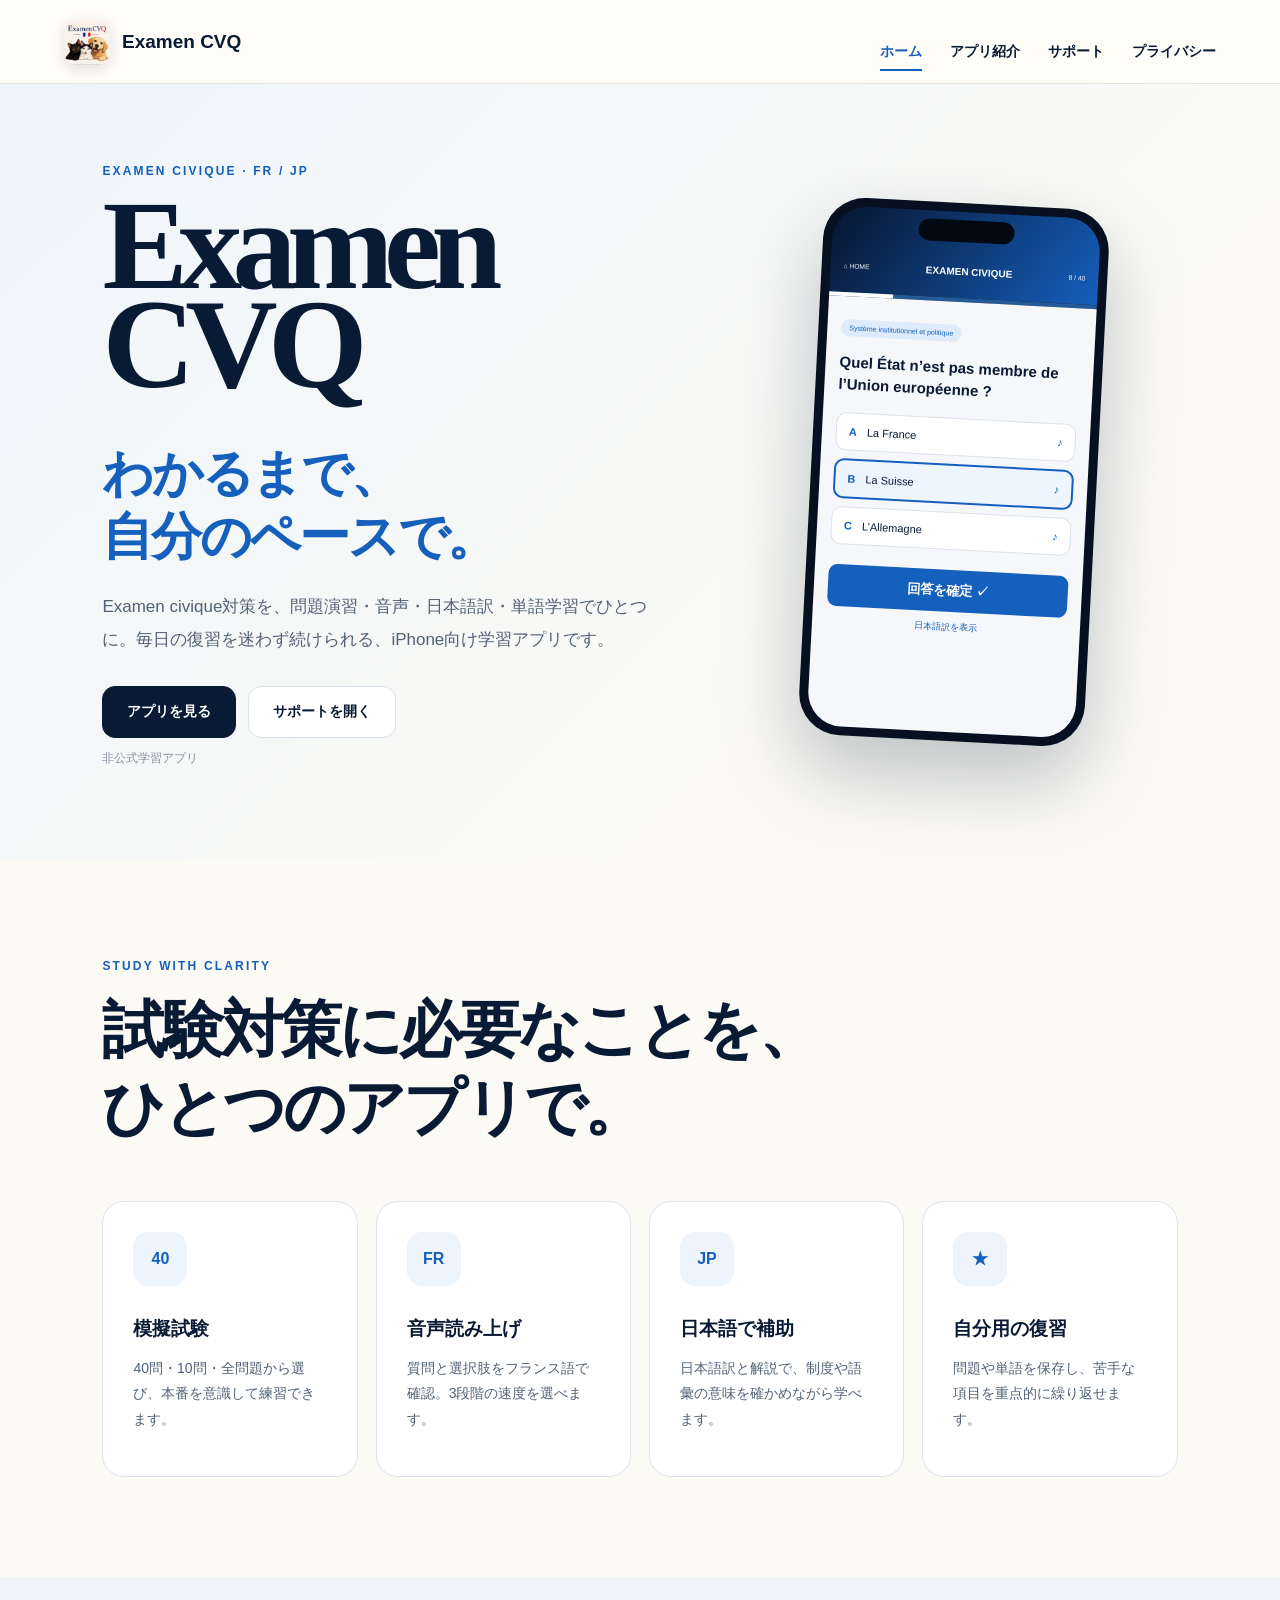
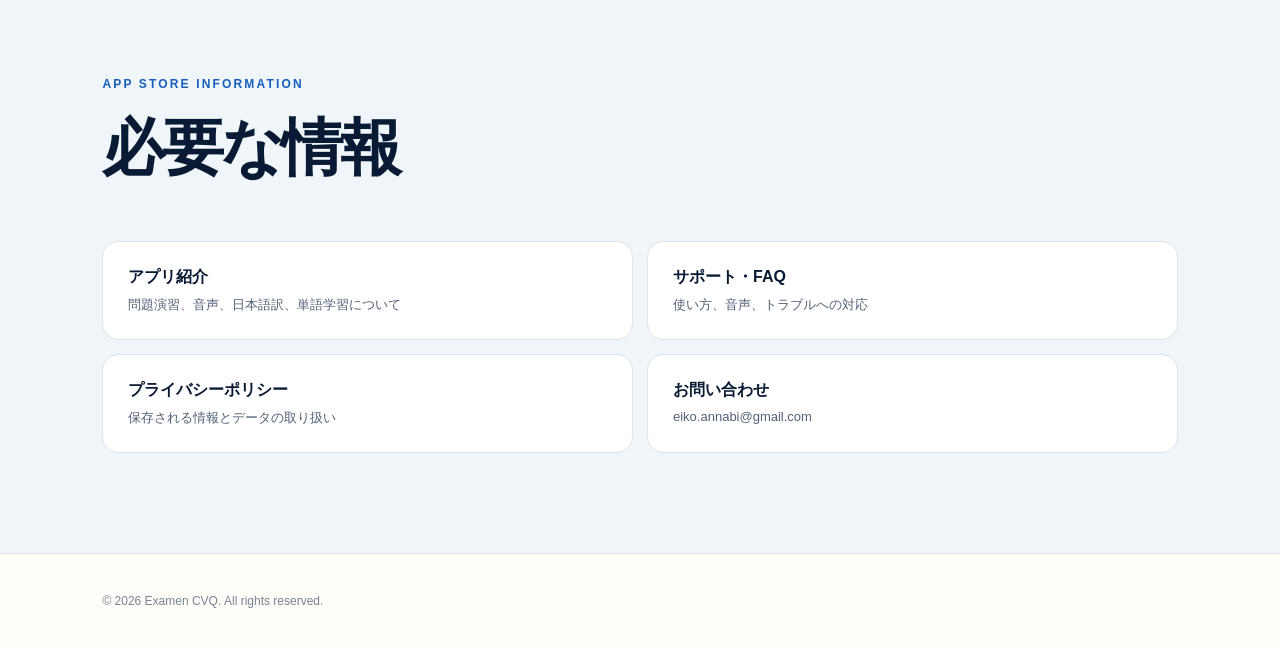
<file: index.html>
<!doctype html>
<html lang="ja"><head><meta charset="utf-8"><meta name="viewport" content="width=device-width,initial-scale=1"><title>Examen CVQ｜Examen civique 試験対策</title><meta name="description" content="Examen civiqueをフランス語と日本語で学べる、iPhone向け非公式試験対策アプリ。"><meta property="og:title" content="Examen CVQ"><meta property="og:description" content="わかるまで、自分のペースで。Examen civiqueをフランス語と日本語で。"><meta property="og:image" content="assets/og.png"><link rel="icon" href="assets/app-icon.png"><link rel="stylesheet" href="style.css"></head>
<body><header><a class="brand" href="index.html"><img src="assets/app-icon.png" alt=""><span>Examen CVQ</span></a><nav aria-label="メインメニュー"><a class="active" href="index.html">ホーム</a><a href="about.html">アプリ紹介</a><a href="support.html">サポート</a><a href="privacy.html">プライバシー</a></nav></header>
<section class="hero"><div class="hero-copy"><p class="eyebrow">EXAMEN CIVIQUE · FR / JP</p><h1>Examen<br>CVQ</h1><h2>わかるまで、<br>自分のペースで。</h2><p class="lead">Examen civique対策を、問題演習・音声・日本語訳・単語学習でひとつに。毎日の復習を迷わず続けられる、iPhone向け学習アプリです。</p><div class="buttons"><a class="button primary" href="about.html">アプリを見る</a><a class="button" href="support.html">サポートを開く</a></div><p class="unofficial">非公式学習アプリ</p></div><div class="phone-wrap" aria-label="アプリ画面のイメージ"><div class="phone"><div class="notch"></div><div class="appbar"><small>⌂ HOME</small><strong>EXAMEN CIVIQUE</strong><small>8 / 40</small></div><div class="progress"><i></i></div><div class="screen"><span class="tag">Système institutionnel et politique</span><h3>Quel État n’est pas membre de l’Union européenne ?</h3><div class="choice"><b>A</b><span>La France</span><em>♪</em></div><div class="choice selected"><b>B</b><span>La Suisse</span><em>♪</em></div><div class="choice"><b>C</b><span>L’Allemagne</span><em>♪</em></div><button>回答を確定 ✓</button><p>日本語訳を表示</p></div></div></div></section>
<main><section class="intro"><p class="eyebrow">STUDY WITH CLARITY</p><h2>試験対策に必要なことを、<br>ひとつのアプリで。</h2><div class="feature-grid"><article><span>40</span><h3>模擬試験</h3><p>40問・10問・全問題から選び、本番を意識して練習できます。</p></article><article><span>FR</span><h3>音声読み上げ</h3><p>質問と選択肢をフランス語で確認。3段階の速度を選べます。</p></article><article><span>JP</span><h3>日本語で補助</h3><p>日本語訳と解説で、制度や語彙の意味を確かめながら学べます。</p></article><article><span>★</span><h3>自分用の復習</h3><p>問題や単語を保存し、苦手な項目を重点的に繰り返せます。</p></article></div></section>
<section class="info-section"><p class="eyebrow">APP STORE INFORMATION</p><h2>必要な情報</h2><div class="link-grid"><a href="about.html"><strong>アプリ紹介</strong><span>問題演習、音声、日本語訳、単語学習について</span></a><a href="support.html"><strong>サポート・FAQ</strong><span>使い方、音声、トラブルへの対応</span></a><a href="privacy.html"><strong>プライバシーポリシー</strong><span>保存される情報とデータの取り扱い</span></a><a href="mailto:eiko.annabi@gmail.com?subject=Examen%20CVQ%20Support"><strong>お問い合わせ</strong><span>eiko.annabi@gmail.com</span></a></div></section></main>
<footer>© 2026 Examen CVQ. All rights reserved.</footer></body></html>
</file>
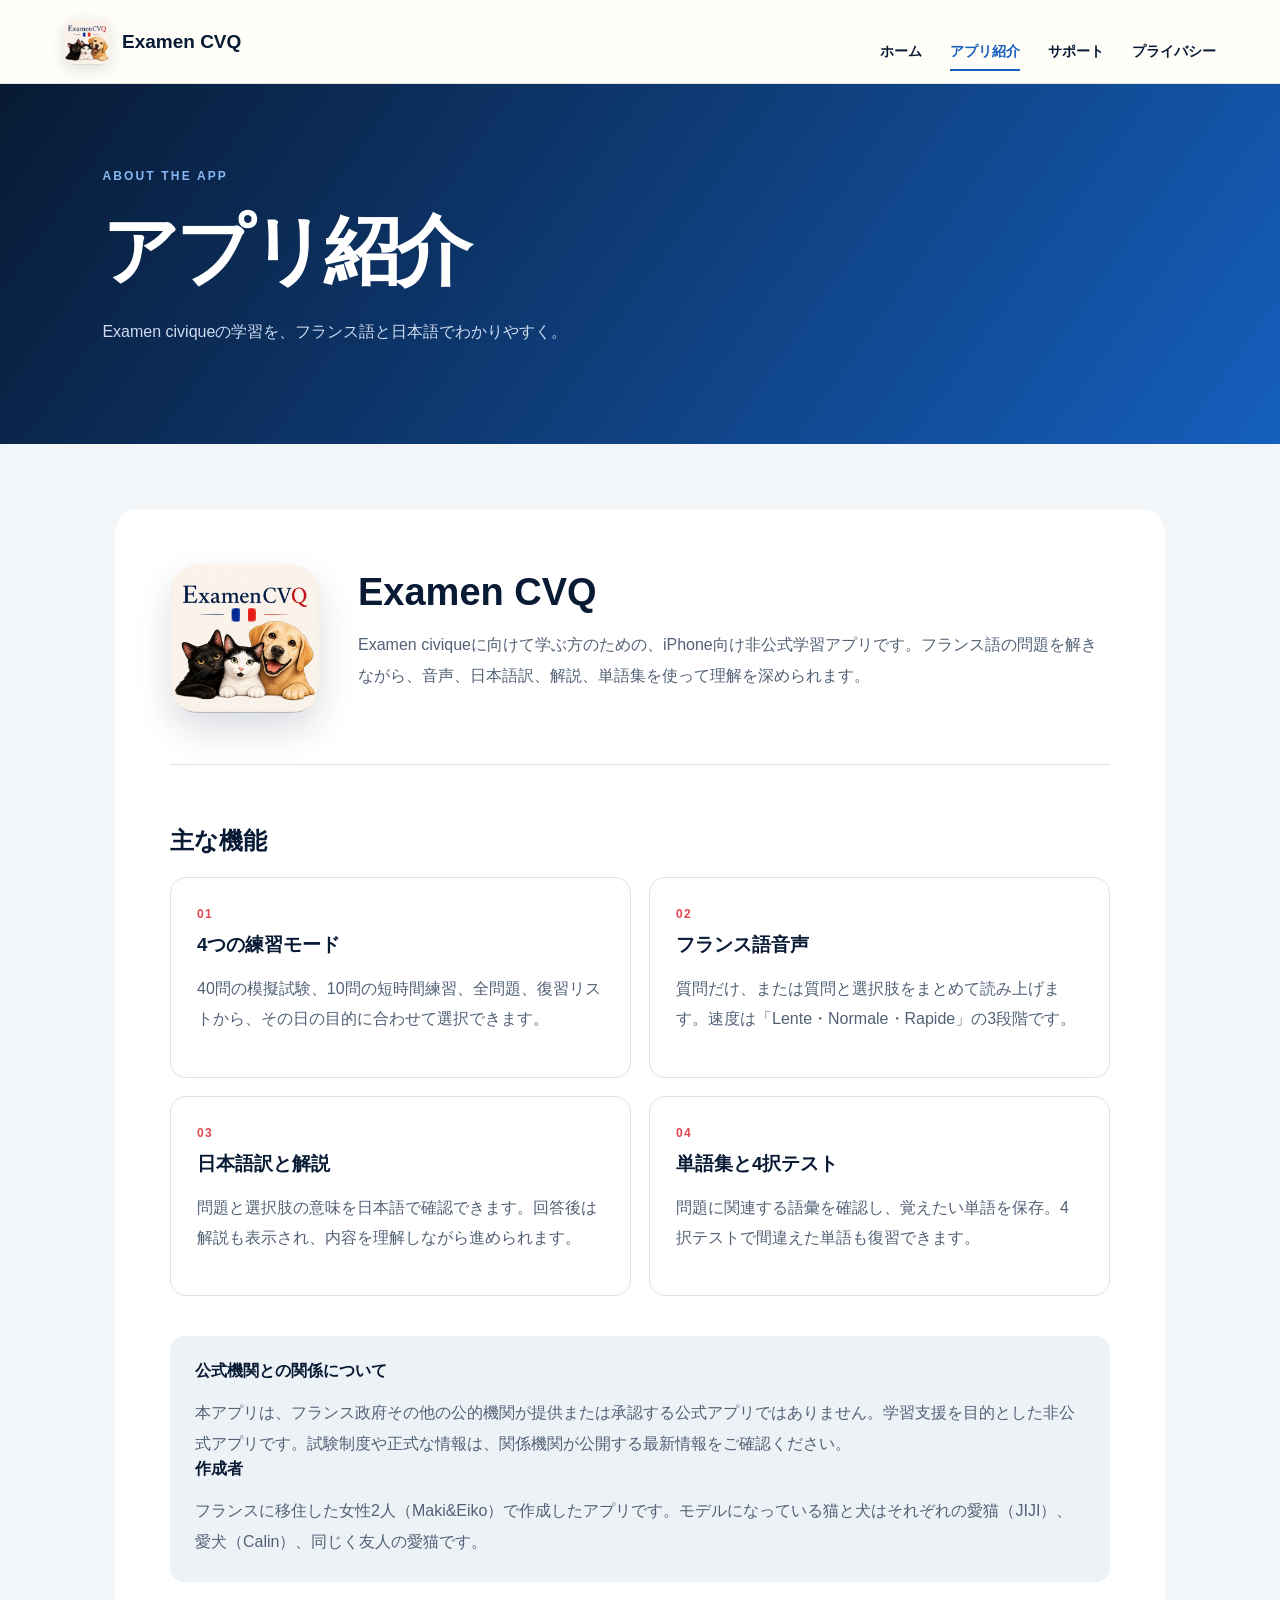
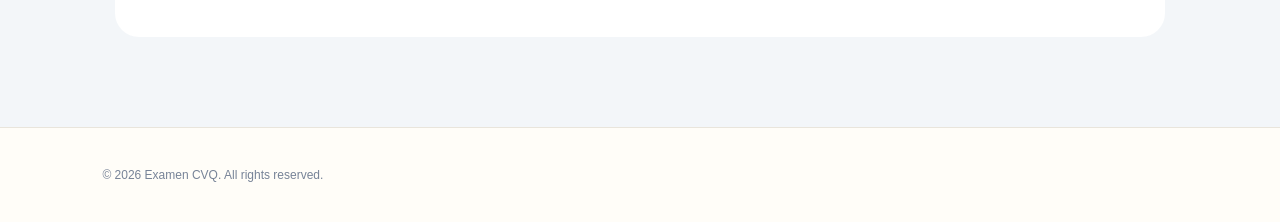
<file: about.html>
<!doctype html>
<html lang="ja"><head><meta charset="utf-8"><meta name="viewport" content="width=device-width,initial-scale=1"><title>アプリ紹介｜Examen CVQ</title><meta name="description" content="Examen CVQの機能と学習方法をご紹介します。"><link rel="icon" href="assets/app-icon.png"><link rel="stylesheet" href="style.css"></head>
<body><header><a class="brand" href="index.html"><img src="assets/app-icon.png" alt=""><span>Examen CVQ</span></a><nav aria-label="メインメニュー"><a href="index.html">ホーム</a><a class="active" href="about.html">アプリ紹介</a><a href="support.html">サポート</a><a href="privacy.html">プライバシー</a></nav></header>
<main class="page"><section class="page-title"><p class="eyebrow">ABOUT THE APP</p><h1>アプリ紹介</h1><p>Examen civiqueの学習を、フランス語と日本語でわかりやすく。</p></section><section class="content-card"><div class="about-lead"><img src="assets/app-icon.png" alt="Examen CVQ アプリアイコン"><div><h2>Examen CVQ</h2><p>Examen civiqueに向けて学ぶ方のための、iPhone向け非公式学習アプリです。フランス語の問題を解きながら、音声、日本語訳、解説、単語集を使って理解を深められます。</p></div></div>
<h2>主な機能</h2><div class="detail-grid"><article><b>01</b><h3>4つの練習モード</h3><p>40問の模擬試験、10問の短時間練習、全問題、復習リストから、その日の目的に合わせて選択できます。</p></article><article><b>02</b><h3>フランス語音声</h3><p>質問だけ、または質問と選択肢をまとめて読み上げます。速度は「Lente・Normale・Rapide」の3段階です。</p></article><article><b>03</b><h3>日本語訳と解説</h3><p>問題と選択肢の意味を日本語で確認できます。回答後は解説も表示され、内容を理解しながら進められます。</p></article><article><b>04</b><h3>単語集と4択テスト</h3><p>問題に関連する語彙を確認し、覚えたい単語を保存。4択テストで間違えた単語も復習できます。</p></article></div>
<aside class="notice"><strong>公式機関との関係について</strong><p>本アプリは、フランス政府その他の公的機関が提供または承認する公式アプリではありません。学習支援を目的とした非公式アプリです。試験制度や正式な情報は、関係機関が公開する最新情報をご確認ください。</p><strong>作成者</strong><p>フランスに移住した女性2人（Maki&Eiko）で作成したアプリです。モデルになっている猫と犬はそれぞれの愛猫（JIJI）、愛犬（Calin）、同じく友人の愛猫です。</p></aside></section></main><footer>© 2026 Examen CVQ. All rights reserved.</footer></body></html>
</file>
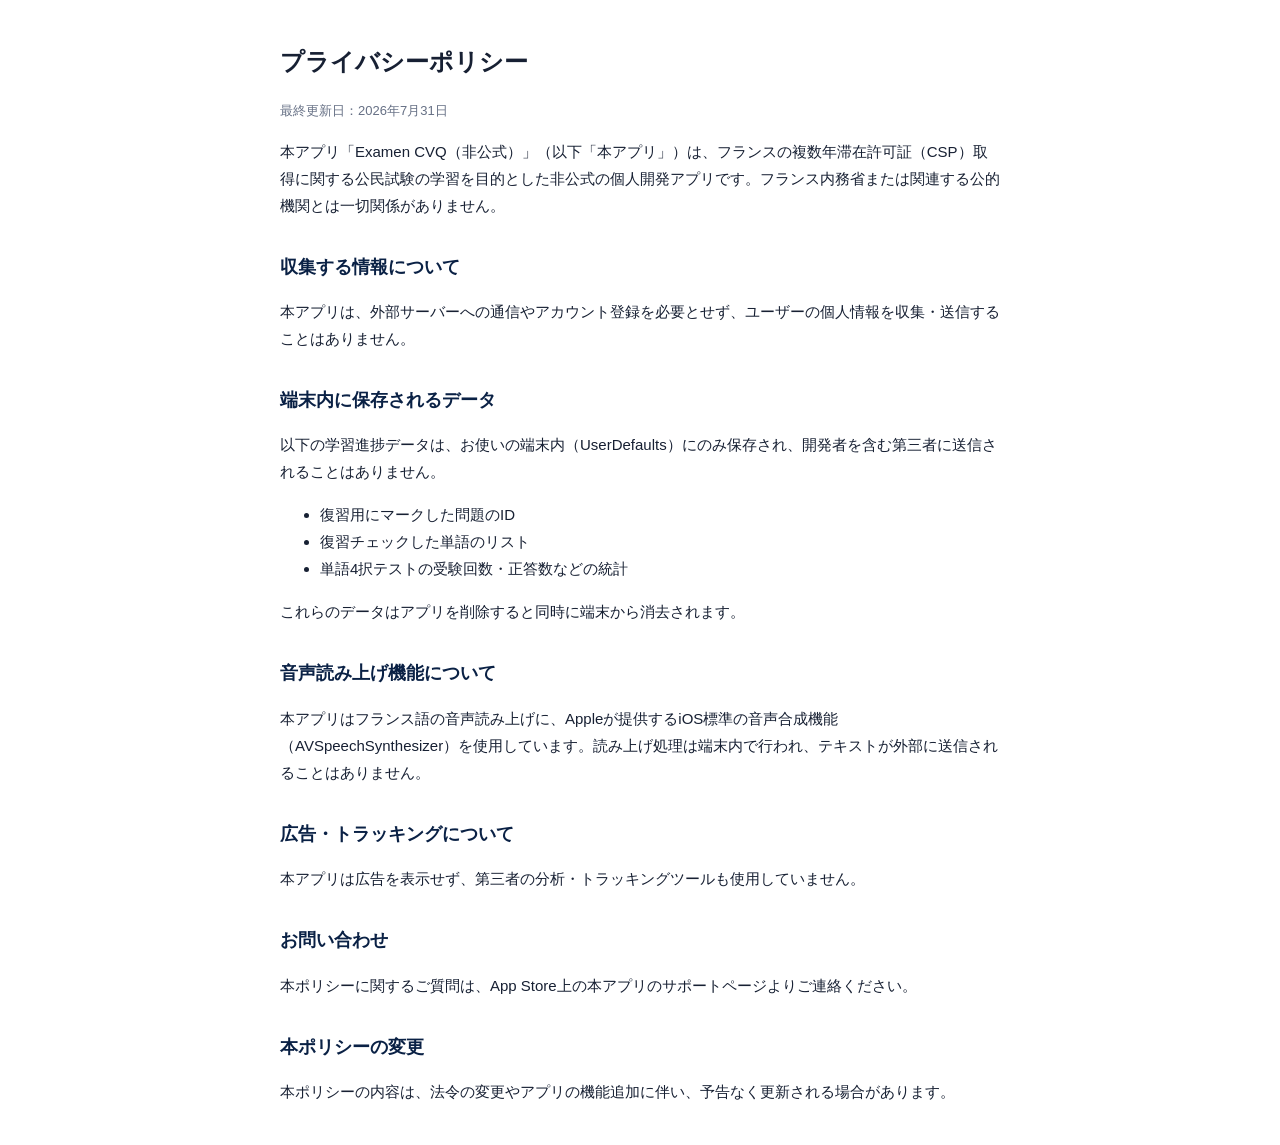
<file: privacy-policy.html>
<!doctype html>
<html lang="ja">
<head>
<meta charset="utf-8" />
<meta name="viewport" content="width=device-width,initial-scale=1" />
<title>プライバシーポリシー — Examen Civique（非公式）</title>
<style>
  body{font-family:-apple-system,BlinkMacSystemFont,"Hiragino Sans","Yu Gothic",sans-serif;line-height:1.8;color:#172033;max-width:720px;margin:40px auto;padding:0 20px}
  h1{font-size:24px}
  h2{font-size:18px;margin-top:32px;color:#0a2145}
  p,li{font-size:15px}
  .updated{color:#667085;font-size:13px}
</style>
</head>
<body>
<h1>プライバシーポリシー</h1>
<p class="updated">最終更新日：2026年7月31日</p>

<p>本アプリ「Examen CVQ（非公式）」（以下「本アプリ」）は、フランスの複数年滞在許可証（CSP）取得に関する公民試験の学習を目的とした非公式の個人開発アプリです。フランス内務省または関連する公的機関とは一切関係がありません。</p>

<h2>収集する情報について</h2>
<p>本アプリは、外部サーバーへの通信やアカウント登録を必要とせず、ユーザーの個人情報を収集・送信することはありません。</p>

<h2>端末内に保存されるデータ</h2>
<p>以下の学習進捗データは、お使いの端末内（UserDefaults）にのみ保存され、開発者を含む第三者に送信されることはありません。</p>
<ul>
  <li>復習用にマークした問題のID</li>
  <li>復習チェックした単語のリスト</li>
  <li>単語4択テストの受験回数・正答数などの統計</li>
</ul>
<p>これらのデータはアプリを削除すると同時に端末から消去されます。</p>

<h2>音声読み上げ機能について</h2>
<p>本アプリはフランス語の音声読み上げに、Appleが提供するiOS標準の音声合成機能（AVSpeechSynthesizer）を使用しています。読み上げ処理は端末内で行われ、テキストが外部に送信されることはありません。</p>

<h2>広告・トラッキングについて</h2>
<p>本アプリは広告を表示せず、第三者の分析・トラッキングツールも使用していません。</p>

<h2>お問い合わせ</h2>
<p>本ポリシーに関するご質問は、App Store上の本アプリのサポートページよりご連絡ください。</p>

<h2>本ポリシーの変更</h2>
<p>本ポリシーの内容は、法令の変更やアプリの機能追加に伴い、予告なく更新される場合があります。</p>
</body>
</html>
</file>
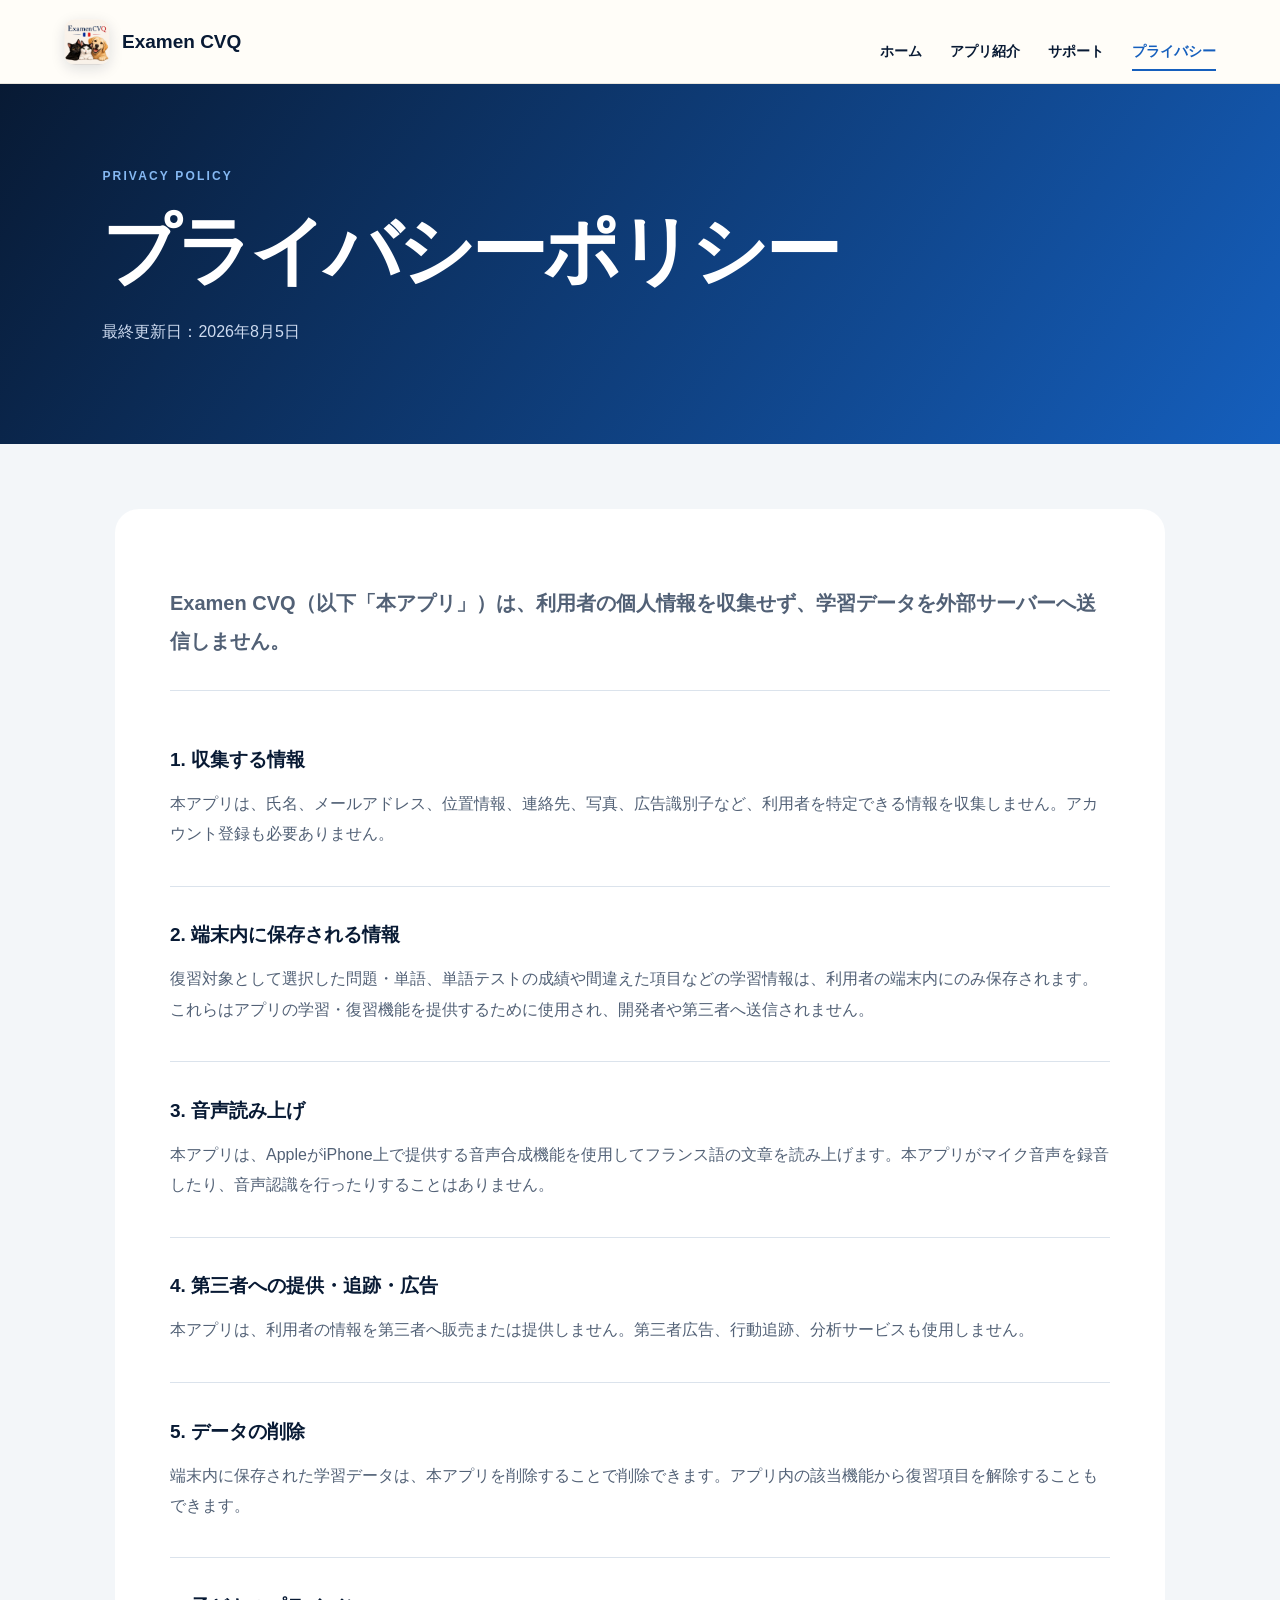
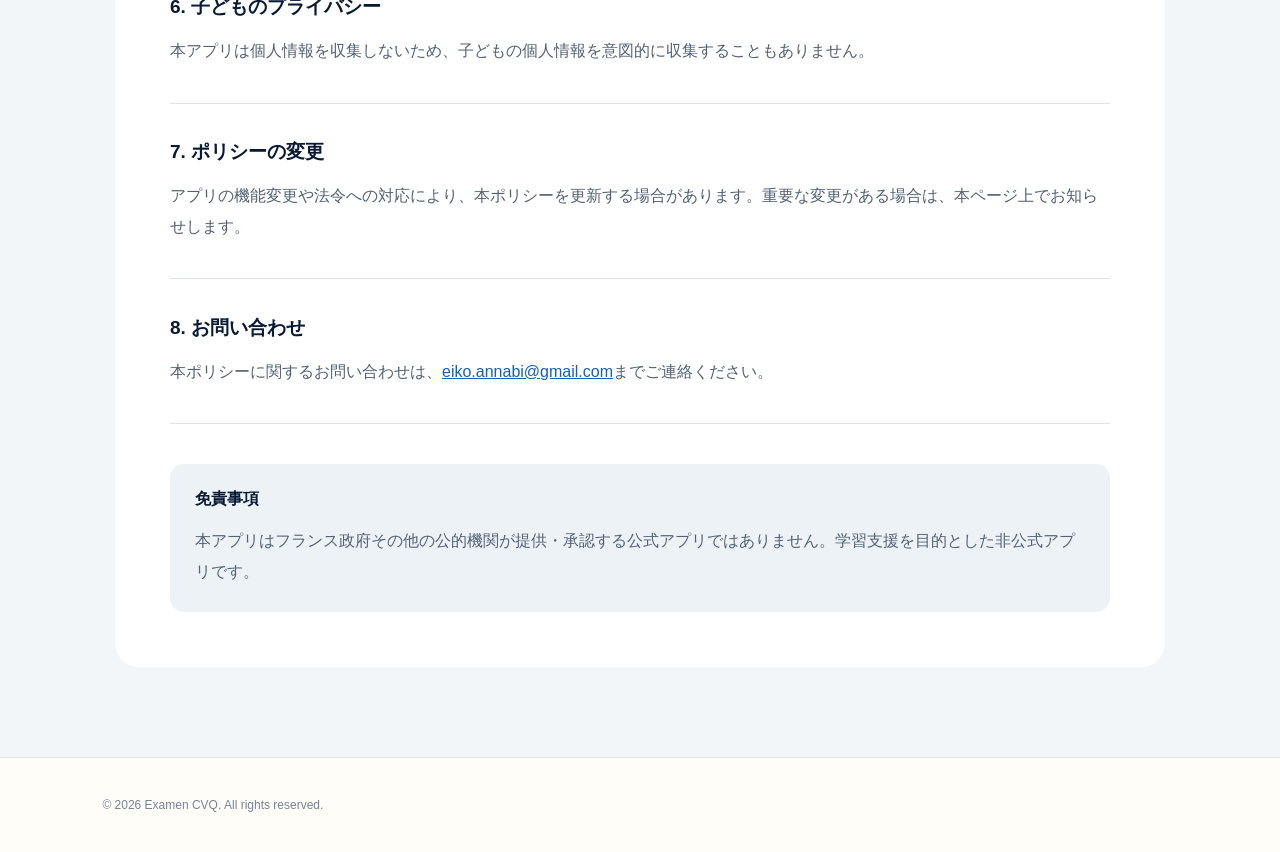
<file: privacy.html>
<!doctype html>
<html lang="ja"><head><meta charset="utf-8"><meta name="viewport" content="width=device-width,initial-scale=1"><title>プライバシーポリシー｜Examen CVQ</title><meta name="description" content="Examen CVQのプライバシーポリシー。"><link rel="icon" href="assets/app-icon.png"><link rel="stylesheet" href="style.css"></head>
<body><header><a class="brand" href="index.html"><img src="assets/app-icon.png" alt=""><span>Examen CVQ</span></a><nav aria-label="メインメニュー"><a href="index.html">ホーム</a><a href="about.html">アプリ紹介</a><a href="support.html">サポート</a><a class="active" href="privacy.html">プライバシー</a></nav></header>
<main class="page"><section class="page-title"><p class="eyebrow">PRIVACY POLICY</p><h1>プライバシーポリシー</h1><p>最終更新日：2026年8月5日</p></section><article class="policy"><p class="policy-lead">Examen CVQ（以下「本アプリ」）は、利用者の個人情報を収集せず、学習データを外部サーバーへ送信しません。</p><section><h2>1. 収集する情報</h2><p>本アプリは、氏名、メールアドレス、位置情報、連絡先、写真、広告識別子など、利用者を特定できる情報を収集しません。アカウント登録も必要ありません。</p></section><section><h2>2. 端末内に保存される情報</h2><p>復習対象として選択した問題・単語、単語テストの成績や間違えた項目などの学習情報は、利用者の端末内にのみ保存されます。これらはアプリの学習・復習機能を提供するために使用され、開発者や第三者へ送信されません。</p></section><section><h2>3. 音声読み上げ</h2><p>本アプリは、AppleがiPhone上で提供する音声合成機能を使用してフランス語の文章を読み上げます。本アプリがマイク音声を録音したり、音声認識を行ったりすることはありません。</p></section><section><h2>4. 第三者への提供・追跡・広告</h2><p>本アプリは、利用者の情報を第三者へ販売または提供しません。第三者広告、行動追跡、分析サービスも使用しません。</p></section><section><h2>5. データの削除</h2><p>端末内に保存された学習データは、本アプリを削除することで削除できます。アプリ内の該当機能から復習項目を解除することもできます。</p></section><section><h2>6. 子どものプライバシー</h2><p>本アプリは個人情報を収集しないため、子どもの個人情報を意図的に収集することもありません。</p></section><section><h2>7. ポリシーの変更</h2><p>アプリの機能変更や法令への対応により、本ポリシーを更新する場合があります。重要な変更がある場合は、本ページ上でお知らせします。</p></section><section><h2>8. お問い合わせ</h2><p>本ポリシーに関するお問い合わせは、<a href="mailto:eiko.annabi@gmail.com?subject=Examen%20CVQ%20Privacy">eiko.annabi@gmail.com</a>までご連絡ください。</p></section><aside class="notice"><strong>免責事項</strong><p>本アプリはフランス政府その他の公的機関が提供・承認する公式アプリではありません。学習支援を目的とした非公式アプリです。</p></aside></article></main><footer>© 2026 Examen CVQ. All rights reserved.</footer></body></html>
</file>
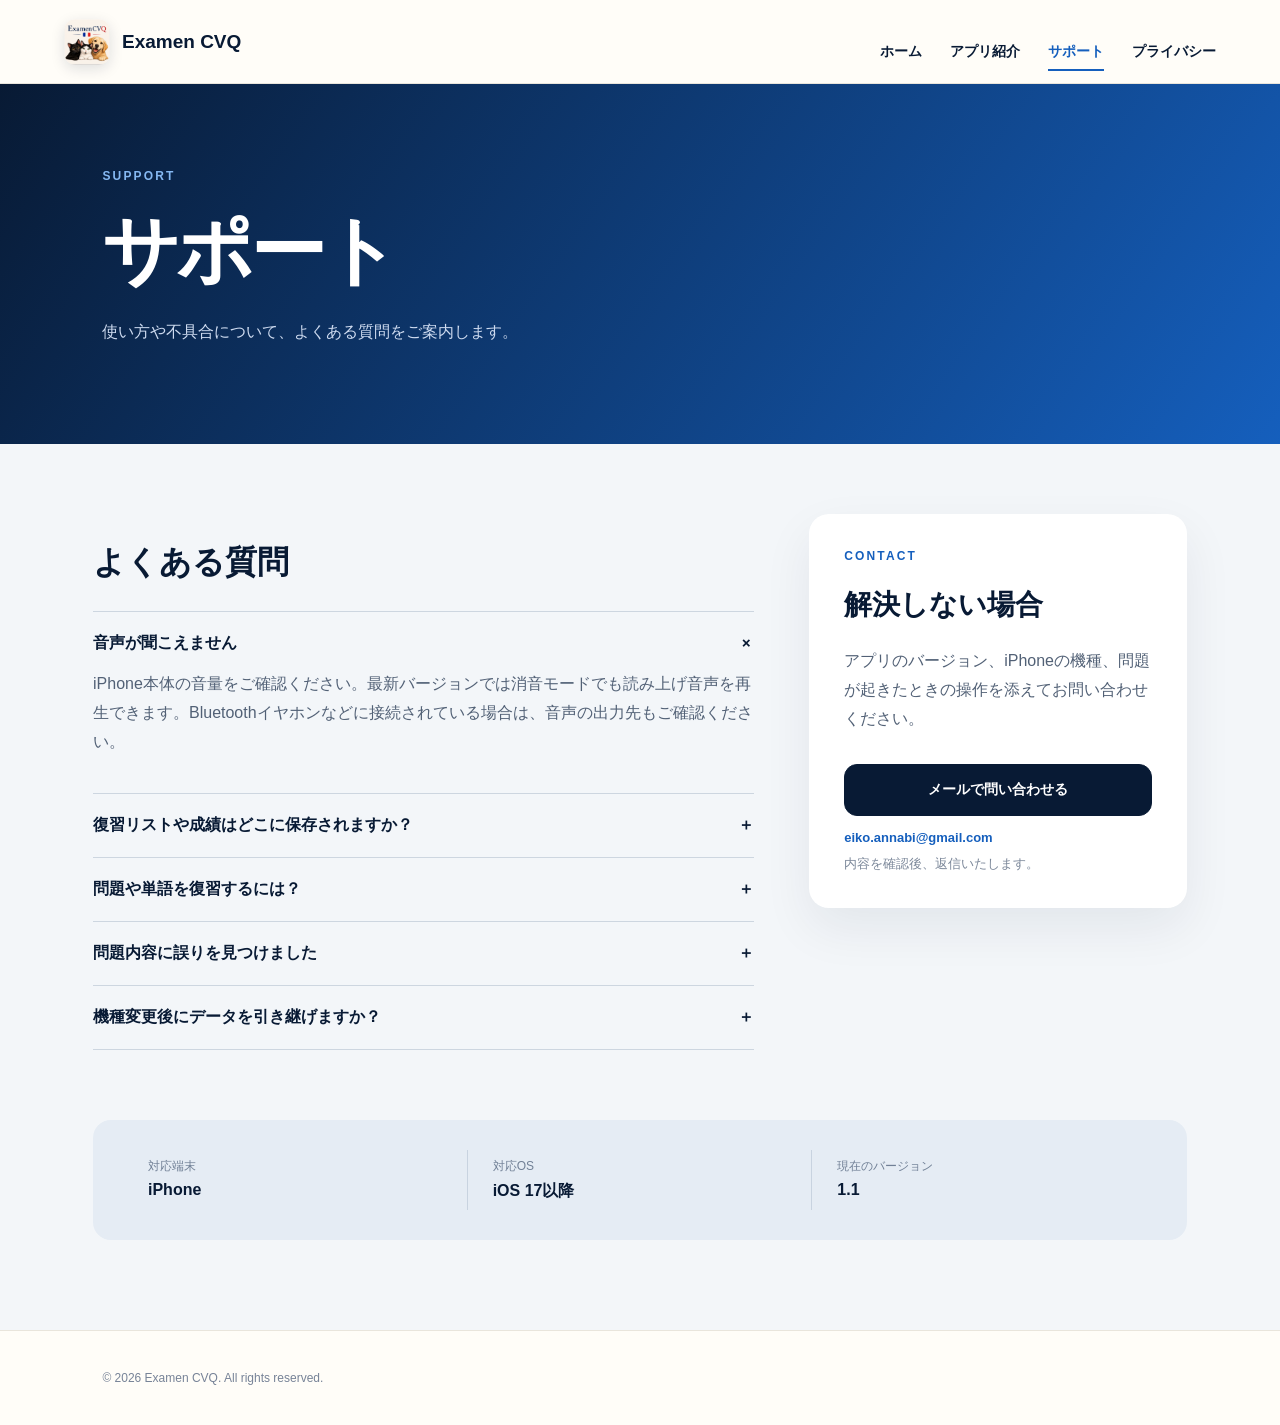
<file: support.html>
<!doctype html>
<html lang="ja"><head><meta charset="utf-8"><meta name="viewport" content="width=device-width,initial-scale=1"><title>サポート｜Examen CVQ</title><meta name="description" content="Examen CVQの使い方、よくある質問、お問い合わせ。"><link rel="icon" href="assets/app-icon.png"><link rel="stylesheet" href="style.css"></head>
<body><header><a class="brand" href="index.html"><img src="assets/app-icon.png" alt=""><span>Examen CVQ</span></a><nav aria-label="メインメニュー"><a href="index.html">ホーム</a><a href="about.html">アプリ紹介</a><a class="active" href="support.html">サポート</a><a href="privacy.html">プライバシー</a></nav></header>
<main class="page"><section class="page-title"><p class="eyebrow">SUPPORT</p><h1>サポート</h1><p>使い方や不具合について、よくある質問をご案内します。</p></section><section class="support-layout"><div class="faq"><h2>よくある質問</h2><details open><summary>音声が聞こえません<span>＋</span></summary><p>iPhone本体の音量をご確認ください。最新バージョンでは消音モードでも読み上げ音声を再生できます。Bluetoothイヤホンなどに接続されている場合は、音声の出力先もご確認ください。</p></details><details><summary>復習リストや成績はどこに保存されますか？<span>＋</span></summary><p>すべて利用者の端末内に保存されます。アカウント登録やクラウド同期はありません。アプリを削除すると保存された学習データも削除されます。</p></details><details><summary>問題や単語を復習するには？<span>＋</span></summary><p>問題画面の「復習リストに追加」または単語の星印を選択してください。復習対象だけをまとめて確認できます。</p></details><details><summary>問題内容に誤りを見つけました<span>＋</span></summary><p>問題文、選択肢、誤りと思われる部分を問い合わせ先へお知らせください。確認後、今後のアップデートで修正します。</p></details><details><summary>機種変更後にデータを引き継げますか？<span>＋</span></summary><p>現在、アカウントやクラウド同期機能はありません。端末やバックアップの状態によっては学習データを引き継げない場合があります。</p></details></div><aside class="contact"><p class="eyebrow">CONTACT</p><h2>解決しない場合</h2><p>アプリのバージョン、iPhoneの機種、問題が起きたときの操作を添えてお問い合わせください。</p><a class="button primary" href="mailto:eiko.annabi@gmail.com?subject=Examen%20CVQ%20Support">メールで問い合わせる</a><a class="email" href="mailto:eiko.annabi@gmail.com">eiko.annabi@gmail.com</a><small>内容を確認後、返信いたします。</small></aside></section><section class="specs"><div><span>対応端末</span><strong>iPhone</strong></div><div><span>対応OS</span><strong>iOS 17以降</strong></div><div><span>現在のバージョン</span><strong>1.1</strong></div></section></main><footer>© 2026 Examen CVQ. All rights reserved.</footer></body></html>
</file>
<file: style.css>
:root{--ink:#081a34;--blue:#155fbd;--pale:#edf4fb;--paper:#fbfaf5;--red:#e44750;--line:#dbe3ec;--muted:#526176}*{box-sizing:border-box}html{scroll-behavior:smooth}body{margin:0;color:var(--ink);background:var(--paper);font-family:-apple-system,BlinkMacSystemFont,"Hiragino Sans","Yu Gothic",sans-serif}a{color:inherit;text-decoration:none}header{height:84px;padding:0 max(5vw,24px);display:flex;align-items:center;justify-content:space-between;background:#fffdf8;border-bottom:1px solid #e9e5dc}.brand{display:flex;align-items:center;gap:12px;font-weight:900;font-size:19px}.brand img{width:46px;height:46px;border-radius:12px;box-shadow:0 4px 14px #081a3420}nav{display:flex;gap:28px;font-size:14px;font-weight:750}nav a{padding:30px 0 8px;border-bottom:2px solid transparent}nav a:hover,nav a.active{color:var(--blue);border-color:var(--blue)}.hero{min-height:720px;padding:80px max(8vw,28px);display:grid;grid-template-columns:1fr .8fr;align-items:center;gap:70px;background:linear-gradient(135deg,#edf5fb 0%,#fbfaf5 68%)}.hero-copy{max-width:700px}.eyebrow{margin:0 0 18px;color:var(--blue);font-size:12px;font-weight:900;letter-spacing:.18em}.hero h1{margin:0;font-family:Georgia,"Times New Roman",serif;font-size:clamp(72px,10vw,142px);line-height:.77;letter-spacing:-.075em;color:var(--ink)}.hero h2{margin:50px 0 22px;font-size:clamp(34px,4vw,58px);line-height:1.22;letter-spacing:-.045em;color:var(--blue)}.lead{max-width:630px;color:var(--muted);font-size:17px;line-height:1.95}.buttons{display:flex;gap:12px;margin-top:30px}.button{display:inline-flex;min-height:52px;padding:0 24px;align-items:center;justify-content:center;border:1px solid var(--line);border-radius:13px;background:#fff;font-weight:850;font-size:14px}.button.primary{background:var(--ink);border-color:var(--ink);color:#fff}.unofficial{font-size:12px;color:#8792a1}.phone-wrap{display:grid;place-items:center}.phone{width:286px;padding:9px;border-radius:42px;background:#061020;box-shadow:0 35px 80px #081a3440;transform:rotate(3deg)}.notch{width:96px;height:22px;margin:8px auto -30px;border-radius:20px;background:#030912;position:relative;z-index:3}.appbar{height:86px;padding:45px 13px 12px;display:flex;align-items:center;justify-content:space-between;border-radius:34px 34px 0 0;color:#fff;background:linear-gradient(125deg,#07162f,#155fbd);font-size:8px}.appbar strong{font-size:10px}.progress{height:4px;background:#255a98}.progress i{display:block;width:24%;height:100%;background:#fff}.screen{min-height:430px;padding:20px 14px;border-radius:0 0 34px 34px;background:#f5f7fa}.tag{padding:5px 8px;border-radius:9px;background:#deebfa;color:var(--blue);font-size:7px}.screen h3{font-size:15px;line-height:1.45;margin:17px 0}.choice{display:flex;align-items:center;gap:10px;margin:8px 0;padding:12px;border:1px solid #dce2e8;border-radius:10px;background:#fff;font-size:11px}.choice b{color:var(--blue)}.choice span{flex:1}.choice em{color:var(--blue);font-style:normal}.choice.selected{border:2px solid var(--blue);background:#edf5ff}.screen button{width:100%;border:0;border-radius:9px;background:var(--blue);color:#fff;padding:12px;margin-top:12px;font-weight:850}.screen p{text-align:center;color:var(--blue);font-size:9px}main>section{padding:100px max(8vw,28px)}.intro{max-width:1500px;margin:auto}.intro>h2,.info-section>h2{margin:0 0 55px;font-size:clamp(36px,5vw,62px);line-height:1.25;letter-spacing:-.045em}.feature-grid{display:grid;grid-template-columns:repeat(4,1fr);gap:18px}.feature-grid article{min-height:255px;padding:30px;border:1px solid var(--line);border-radius:22px;background:#fff}.feature-grid article>span{display:grid;place-items:center;width:54px;height:54px;border-radius:15px;background:var(--pale);color:var(--blue);font-weight:900}.feature-grid h3{margin:30px 0 12px}.feature-grid p{color:var(--muted);font-size:14px;line-height:1.8}.info-section{background:#f0f5fa}.link-grid{display:grid;grid-template-columns:1fr 1fr;gap:14px}.link-grid a{padding:25px;border-radius:16px;background:#fff;border:1px solid var(--line)}.link-grid strong,.link-grid span{display:block}.link-grid strong{margin-bottom:8px}.link-grid span{color:var(--muted);font-size:13px}.page{background:#f3f6f9;min-height:calc(100vh - 84px);padding-bottom:90px}.page-title{padding:85px max(8vw,28px);background:linear-gradient(125deg,#081a34,#155fbd);color:#fff}.page-title .eyebrow{color:#86b9f3}.page-title h1{margin:0 0 18px;font-size:clamp(46px,6vw,76px);letter-spacing:-.055em}.page-title>p:last-child{color:#cedbf0}.content-card,.policy{max-width:1050px;margin:65px auto 0;padding:55px;border-radius:24px;background:#fff}.about-lead{display:grid;grid-template-columns:150px 1fr;gap:38px;align-items:center;margin-bottom:60px;padding-bottom:50px;border-bottom:1px solid var(--line)}.about-lead img{width:150px;border-radius:30px;box-shadow:0 16px 35px #081a3425}.about-lead h2{font-size:38px;margin:0 0 10px}.about-lead p,.content-card p,.policy p{color:var(--muted);line-height:1.9}.detail-grid{display:grid;grid-template-columns:1fr 1fr;gap:18px}.detail-grid article{padding:26px;border:1px solid var(--line);border-radius:16px}.detail-grid b{color:var(--red);font-size:12px;letter-spacing:.12em}.detail-grid h3{margin:10px 0}.notice{margin-top:40px;padding:25px;border-radius:14px;background:#edf2f7}.notice p{margin-bottom:0}.support-layout{max-width:1150px;margin:70px auto;padding:0 28px;display:grid;grid-template-columns:1.4fr .8fr;gap:55px}.faq h2{font-size:32px}.faq details{border-top:1px solid #cdd6e0;padding:21px 0}.faq details:last-child{border-bottom:1px solid #cdd6e0}.faq summary{cursor:pointer;list-style:none;display:flex;justify-content:space-between;font-weight:800}.faq summary::-webkit-details-marker{display:none}.faq details[open] summary span{transform:rotate(45deg)}.faq p{color:var(--muted);line-height:1.8}.contact{align-self:start;position:sticky;top:25px;padding:35px;border-radius:20px;background:#fff;box-shadow:0 20px 50px #081a3412}.contact h2{font-size:28px}.contact>p:not(.eyebrow){color:var(--muted);line-height:1.8}.contact .button{width:100%;margin:14px 0}.email{display:block;color:var(--blue);font-size:13px;font-weight:750;overflow-wrap:anywhere}.contact small{display:block;color:#7c889a;margin-top:10px}.specs{max-width:1094px;margin:0 auto!important;padding:30px!important;display:grid;grid-template-columns:repeat(3,1fr);border-radius:18px;background:#e5ecf4}.specs div{padding:8px 25px;border-right:1px solid #c8d3e0}.specs div:last-child{border:0}.specs span,.specs strong{display:block}.specs span{color:#718096;font-size:12px;margin-bottom:6px}.policy-lead{padding-bottom:30px;border-bottom:1px solid var(--line);font-size:20px;font-weight:750}.policy section{padding:20px 0;border-bottom:1px solid var(--line)}.policy h2{font-size:19px}.policy a{color:var(--blue);text-decoration:underline}footer{padding:40px max(8vw,28px);background:#fffdf8;color:#778397;font-size:12px;border-top:1px solid #e9e5dc}
@media(max-width:900px){.hero{grid-template-columns:1fr}.hero h1{font-size:92px}.phone-wrap{padding:40px 0}.feature-grid{grid-template-columns:1fr 1fr}.support-layout{grid-template-columns:1fr}.contact{position:static}.content-card,.policy{margin:40px 22px;padding:32px}.about-lead{grid-template-columns:100px 1fr}.about-lead img{width:100px}.specs{margin-left:28px!important;margin-right:28px!important}}
@media(max-width:620px){header{height:auto;min-height:76px;padding:12px 16px}.brand span{display:none}nav{gap:12px;font-size:11px}nav a{padding:22px 0 7px}.hero{padding:64px 22px}.hero h1{font-size:72px}.hero h2{font-size:37px}.feature-grid,.link-grid,.detail-grid{grid-template-columns:1fr}main>section{padding:75px 22px}.page-title{padding:60px 22px}.content-card,.policy{padding:25px}.about-lead{grid-template-columns:1fr;text-align:center}.about-lead img{margin:auto}.support-layout{padding:0 20px}.specs{grid-template-columns:1fr}.specs div{border-right:0;border-bottom:1px solid #c8d3e0}.specs div:last-child{border:0}.buttons{flex-direction:column}.button{width:100%}}
</file>
